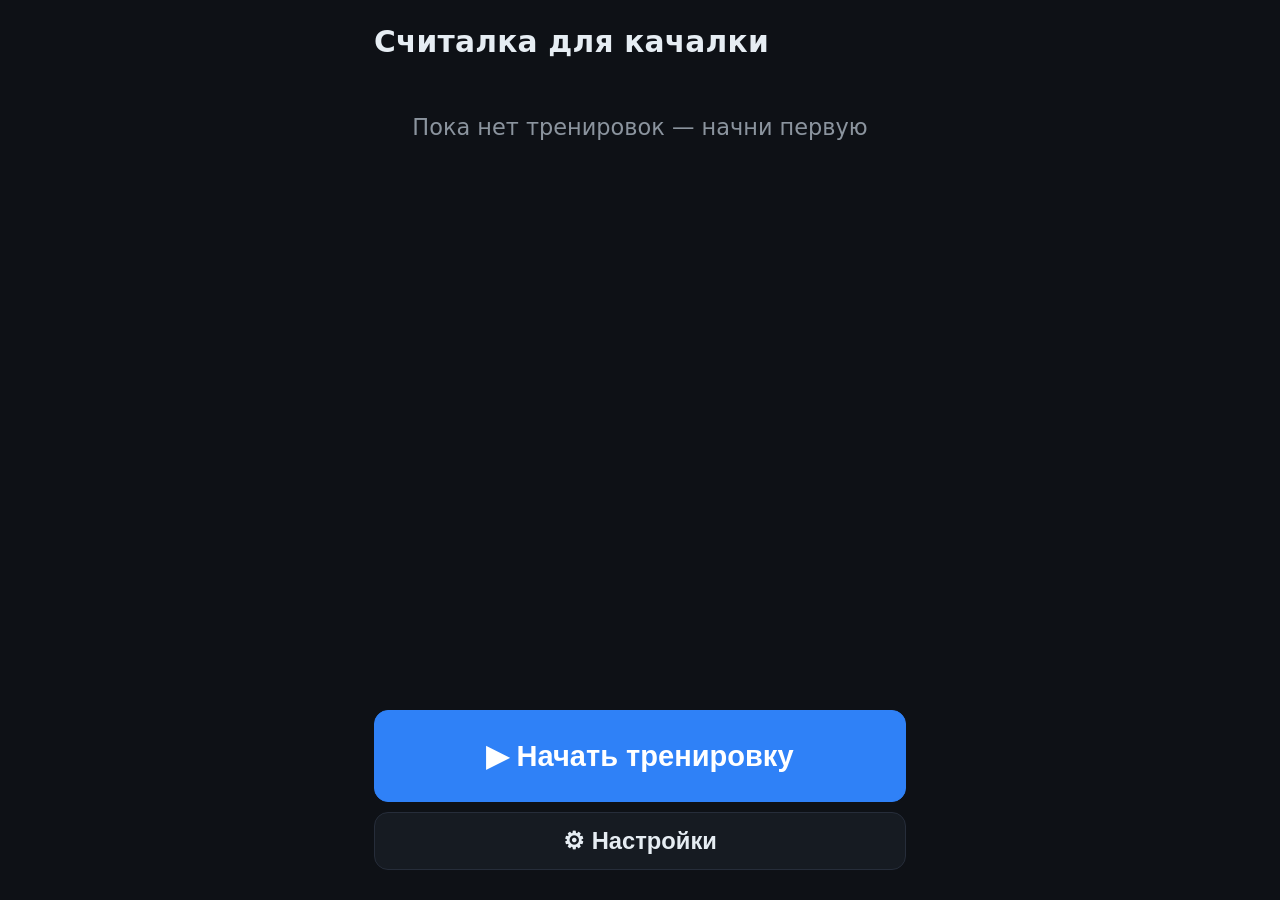
<file: liftlog/index.html>
<!DOCTYPE html>
<html lang="ru">
<head>
  <meta charset="utf-8">
  <meta name="viewport" content="width=device-width, initial-scale=1, viewport-fit=cover, maximum-scale=1">
  <meta name="theme-color" content="#0e1116">
  <meta name="mobile-web-app-capable" content="yes">
  <meta name="apple-mobile-web-app-capable" content="yes">
  <meta name="apple-mobile-web-app-status-bar-style" content="black">
  <meta name="apple-mobile-web-app-title" content="Считалка">
  <link rel="manifest" href="manifest.webmanifest">
  <link rel="icon" href="icon.svg">
  <link rel="apple-touch-icon" href="icon.svg">
  <title>Считалка для качалки</title>
  <link rel="stylesheet" href="style.css">
</head>
<body>
  <div id="app"></div>
  <script src="app.js"></script>
</body>
</html>
</file>
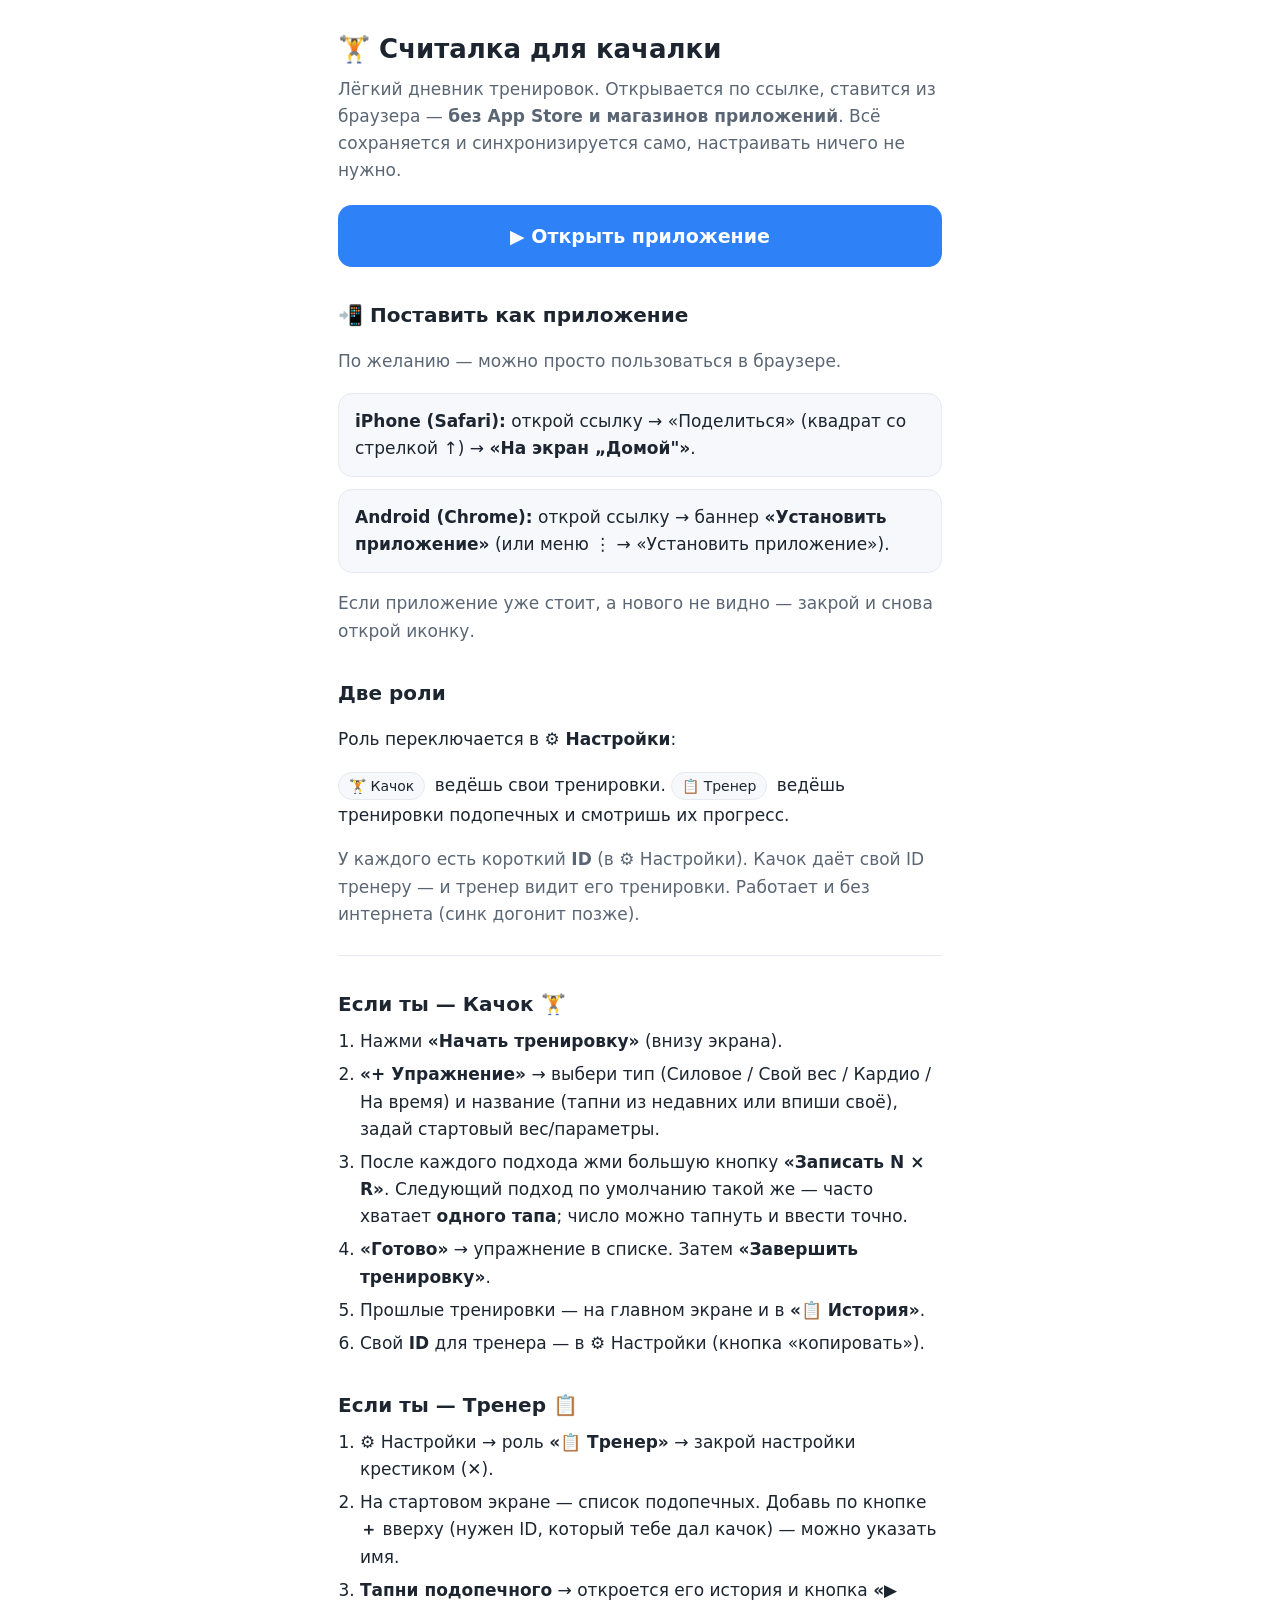
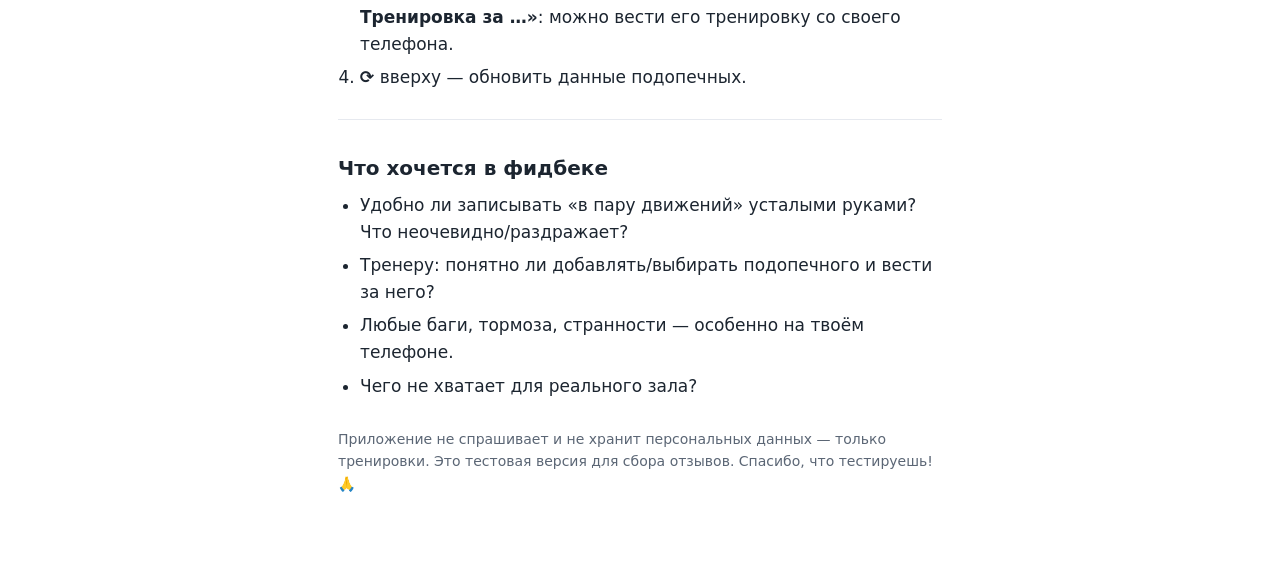
<file: liftlog/guide.html>
<!DOCTYPE html>
<html lang="ru">
<head>
<meta charset="utf-8">
<meta name="viewport" content="width=device-width, initial-scale=1">
<meta name="theme-color" content="#2f81f7">
<title>Считалка для качалки — инструкция</title>
<style>
  :root { --fg:#1c2530; --muted:#5b6675; --line:#e6e9ef; --accent:#2f81f7; --card:#f6f8fb; }
  * { box-sizing:border-box; }
  html,body { margin:0; background:#fff; color:var(--fg);
    font:17px/1.6 -apple-system,system-ui,"Segoe UI",Roboto,sans-serif; }
  .wrap { max-width:640px; margin:0 auto; padding:24px 18px 60px; }
  h1 { font-size:26px; margin:.2em 0 .1em; }
  h2 { font-size:20px; margin:1.6em 0 .4em; }
  .lead { color:var(--muted); margin:.3em 0 1.2em; }
  a { color:var(--accent); }
  .cta { display:block; text-align:center; background:var(--accent); color:#fff; text-decoration:none;
    font-size:19px; font-weight:700; padding:16px; border-radius:14px; margin:18px 0; }
  .card { background:var(--card); border:1px solid var(--line); border-radius:14px; padding:14px 16px; margin:12px 0; }
  ol,ul { padding-left:22px; margin:.4em 0; }
  li { margin:.35em 0; }
  .muted { color:var(--muted); }
  .tag { display:inline-block; background:var(--card); border:1px solid var(--line);
    border-radius:999px; padding:2px 10px; font-size:14px; margin:2px 4px 2px 0; }
  hr { border:none; border-top:1px solid var(--line); margin:1.6em 0; }
  .foot { color:var(--muted); font-size:14px; margin-top:2em; }
</style>
</head>
<body>
<div class="wrap">
  <h1>🏋 Считалка для качалки</h1>
  <p class="lead">Лёгкий дневник тренировок. Открывается по ссылке, ставится из браузера —
    <b>без App Store и магазинов приложений</b>. Всё сохраняется и синхронизируется само,
    настраивать ничего не нужно.</p>

  <a class="cta" href="https://hidgen.github.io/liftlog/">▶ Открыть приложение</a>

  <h2>📲 Поставить как приложение</h2>
  <p class="muted">По желанию — можно просто пользоваться в браузере.</p>
  <div class="card">
    <b>iPhone (Safari):</b> открой ссылку → «Поделиться» (квадрат со стрелкой ↑) →
    <b>«На экран „Домой"»</b>.
  </div>
  <div class="card">
    <b>Android (Chrome):</b> открой ссылку → баннер <b>«Установить приложение»</b>
    (или меню ⋮ → «Установить приложение»).
  </div>
  <p class="muted">Если приложение уже стоит, а нового не видно — закрой и снова открой иконку.</p>

  <h2>Две роли</h2>
  <p>Роль переключается в <b>⚙ Настройки</b>:</p>
  <p><span class="tag">🏋 Качок</span> ведёшь свои тренировки.
     <span class="tag">📋 Тренер</span> ведёшь тренировки подопечных и смотришь их прогресс.</p>
  <p class="muted">У каждого есть короткий <b>ID</b> (в ⚙ Настройки). Качок даёт свой ID тренеру —
     и тренер видит его тренировки. Работает и без интернета (синк догонит позже).</p>

  <hr>

  <h2>Если ты — Качок 🏋</h2>
  <ol>
    <li>Нажми <b>«Начать тренировку»</b> (внизу экрана).</li>
    <li><b>«+ Упражнение»</b> → выбери тип (Силовое / Свой вес / Кардио / На время) и название
        (тапни из недавних или впиши своё), задай стартовый вес/параметры.</li>
    <li>После каждого подхода жми большую кнопку <b>«Записать N × R»</b>.
        Следующий подход по умолчанию такой же — часто хватает <b>одного тапа</b>;
        число можно тапнуть и ввести точно.</li>
    <li><b>«Готово»</b> → упражнение в списке. Затем <b>«Завершить тренировку»</b>.</li>
    <li>Прошлые тренировки — на главном экране и в <b>«📋 История»</b>.</li>
    <li>Свой <b>ID</b> для тренера — в ⚙ Настройки (кнопка «копировать»).</li>
  </ol>

  <h2>Если ты — Тренер 📋</h2>
  <ol>
    <li>⚙ Настройки → роль <b>«📋 Тренер»</b> → закрой настройки крестиком (✕).</li>
    <li>На стартовом экране — список подопечных. Добавь по кнопке <b>＋</b> вверху
        (нужен ID, который тебе дал качок) — можно указать имя.</li>
    <li><b>Тапни подопечного</b> → откроется его история и кнопка <b>«▶ Тренировка за …»</b>:
        можно вести его тренировку со своего телефона.</li>
    <li><b>⟳</b> вверху — обновить данные подопечных.</li>
  </ol>

  <hr>

  <h2>Что хочется в фидбеке</h2>
  <ul>
    <li>Удобно ли записывать «в пару движений» усталыми руками? Что неочевидно/раздражает?</li>
    <li>Тренеру: понятно ли добавлять/выбирать подопечного и вести за него?</li>
    <li>Любые баги, тормоза, странности — особенно на твоём телефоне.</li>
    <li>Чего не хватает для реального зала?</li>
  </ul>

  <p class="foot">Приложение не спрашивает и не хранит персональных данных — только тренировки.
    Это тестовая версия для сбора отзывов. Спасибо, что тестируешь! 🙏</p>
</div>
</body>
</html>
</file>
<file: liftlog/style.css>
:root {
  --bg: #0e1116;
  --panel: #161b22;
  --panel2: #1c2230;
  --line: #262d3a;
  --fg: #e6edf3;
  --muted: #8b949e;
  --accent: #2f81f7;
  --accent2: #1a5fd0;
  --ok: #3fb950;
  --warn: #d29922;
  --danger: #da3633;
  --radius: 14px;
}
* { box-sizing: border-box; -webkit-tap-highlight-color: transparent; }
/* iOS Safari не диспатчит click по обычным div без cursor:pointer — делаем все кликабельные элементы «кликабельными» */
[data-act] { cursor: pointer; }
/* резиновый базовый кегль: на узких экранах ~17px, на крупных/плотных растёт до 22px.
   всё остальное задано в rem и масштабируется от этой базы */
html { font-size: clamp(17px, 4.6vw, 22px); }
html, body {
  margin: 0; background: var(--bg); color: var(--fg);
  font-family: -apple-system, system-ui, "Segoe UI", Roboto, sans-serif;
  line-height: 1.45;
  overscroll-behavior-y: contain;
}
#app {
  max-width: 560px; margin: 0 auto; min-height: 100vh;
  padding: calc(20px + env(safe-area-inset-top)) max(14px, env(safe-area-inset-left))
           calc(24px + env(safe-area-inset-bottom)) max(14px, env(safe-area-inset-right));
  display: flex; flex-direction: column; gap: 12px;
}

/* шапка */
.top { display: flex; align-items: center; gap: 10px; min-height: 40px; }
.top h1 { font-size: 1.35rem; margin: 0; font-weight: 700; letter-spacing: .2px; }
.top .sub { color: var(--muted); font-size: .82rem; }
.top .spacer { flex: 1; }
.icon-btn {
  background: var(--panel); border: 1px solid var(--line); color: var(--fg);
  border-radius: 10px; min-width: 44px; height: 44px; font-size: .92rem; padding: 0 12px;
}

/* кнопки */
.btn {
  display: flex; align-items: center; justify-content: center; gap: 8px;
  width: 100%; min-height: 58px; border-radius: var(--radius); border: 1px solid var(--line);
  background: var(--panel); color: var(--fg); font-size: 1.08rem; font-weight: 600;
  cursor: pointer; user-select: none; padding: 0 16px;
}
.btn:active { transform: scale(.985); }
.btn-primary { background: var(--accent); border-color: var(--accent); color: #fff; }
.btn-ghost { background: transparent; }
.btn-danger { color: var(--danger); }
.btn-big { min-height: 92px; font-size: 1.32rem; font-weight: 800; }
.btn-row { display: flex; gap: 10px; }
.btn-row .btn { flex: 1; }

/* нижняя панель действий — прилипает к низу экрана */
.actions { margin-top: auto; position: sticky; bottom: 0; background: var(--bg);
  display: flex; flex-direction: column; gap: 10px;
  padding: 12px 0 calc(6px + env(safe-area-inset-bottom)); }

/* карточки/списки */
.card { background: var(--panel); border: 1px solid var(--line); border-radius: var(--radius); padding: 14px; }
.muted { color: var(--muted); }
.center { text-align: center; }
.empty { color: var(--muted); text-align: center; padding: 36px 12px; font-size: 1.02rem; }

.list { display: flex; flex-direction: column; gap: 8px; }
.item {
  display: flex; align-items: center; gap: 10px;
  background: var(--panel); border: 1px solid var(--line); border-radius: 12px; padding: 12px 14px;
}
.item .grow { flex: 1; min-width: 0; }
.item .name { font-weight: 600; }
.item .meta { color: var(--muted); font-size: .82rem; margin-top: 2px; white-space: nowrap; overflow: hidden; text-overflow: ellipsis; }
.item .big { font-size: 1.2rem; font-weight: 700; }

/* чипы */
.chips { display: flex; flex-wrap: wrap; gap: 8px; }
.chip {
  background: var(--panel2); border: 1px solid var(--line); color: var(--fg);
  border-radius: 999px; padding: 10px 16px; font-size: 1rem; cursor: pointer;
}
.chip.active { background: var(--accent); border-color: var(--accent); color: #fff; }

/* поля */
label.field { display: block; }
label.field .lab { color: var(--muted); font-size: .82rem; margin-bottom: 6px; }
input.text {
  width: 100%; background: var(--panel2); border: 1px solid var(--line); color: var(--fg);
  border-radius: 12px; padding: 14px; font-size: 1.08rem;
}

/* степпер */
.stepper { display: flex; align-items: stretch; gap: 10px; }
.stepper .pm {
  width: 72px; min-height: 72px; font-size: 2rem; font-weight: 700;
  background: var(--panel2); border: 1px solid var(--line); color: var(--fg); border-radius: 14px;
}
.stepper .pm:active { background: var(--accent2); }
.stepper .val {
  flex: 1; display: flex; flex-direction: column; align-items: center; justify-content: center;
  background: var(--panel); border: 1px solid var(--line); border-radius: 14px; padding: 6px;
}
.stepper .val .num { font-size: 2.25rem; font-weight: 800; line-height: 1; }
.stepper .val .unit { color: var(--muted); font-size: .82rem; margin-top: 4px; }

.label-row { display: flex; justify-content: space-between; align-items: baseline; margin: 2px 2px 8px; }
.label-row .l { color: var(--muted); font-size: .85rem; }
.label-row .r { color: var(--muted); font-size: .85rem; }

/* подходы */
.sets { display: flex; flex-direction: column; gap: 6px; }
.setrow {
  display: flex; align-items: center; gap: 12px;
  background: var(--panel); border: 1px solid var(--line); border-radius: 12px; padding: 10px 12px;
}
.setrow .idx { width: 26px; height: 26px; border-radius: 8px; background: var(--panel2);
  display: flex; align-items: center; justify-content: center; font-size: .82rem; color: var(--muted); }
.setrow .sv { font-size: 1.08rem; font-weight: 700; flex: 1; }
.setrow .x { color: var(--muted); background: none; border: none; font-size: 1.2rem; padding: 6px 8px; }

.timer { color: var(--muted); font-size: .85rem; text-align: center; }
.pr { color: var(--ok); font-weight: 700; }

details > summary { list-style: none; cursor: pointer; }
details > summary::-webkit-details-marker { display: none; }
</file>
